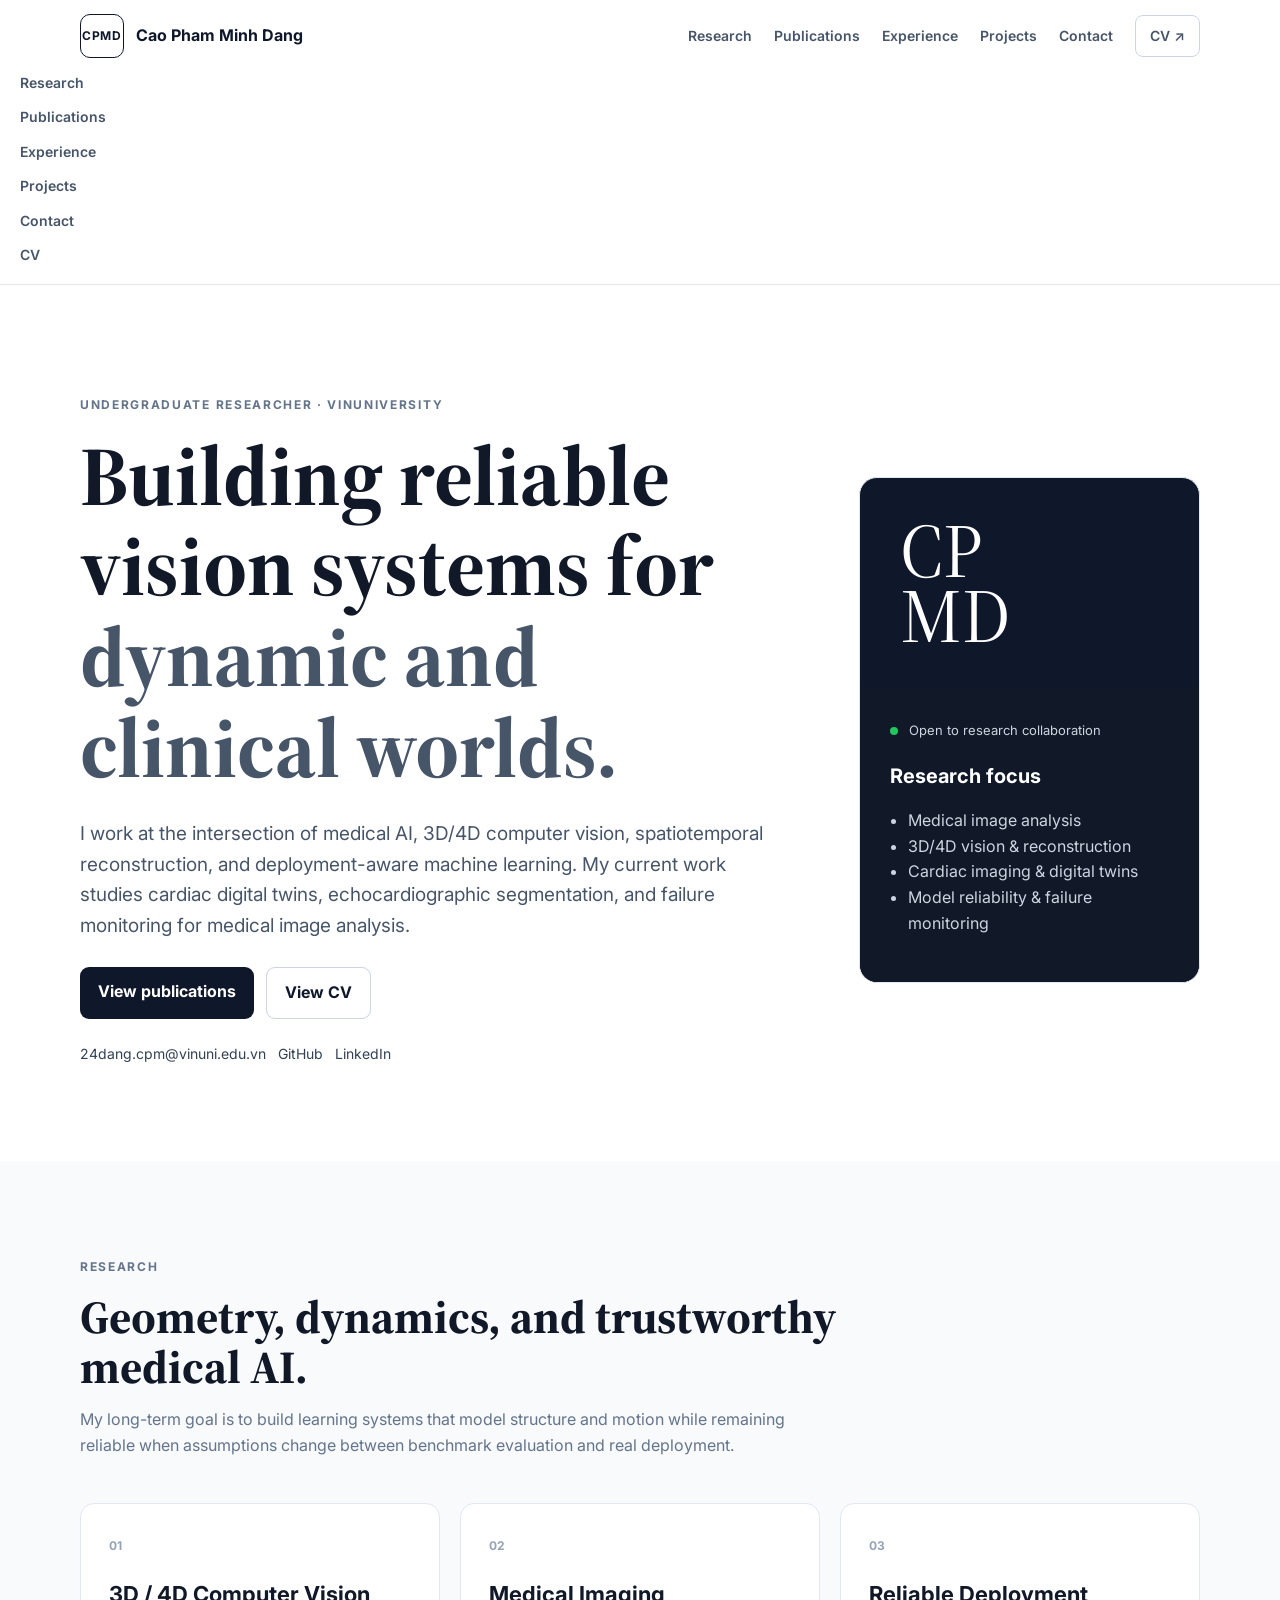
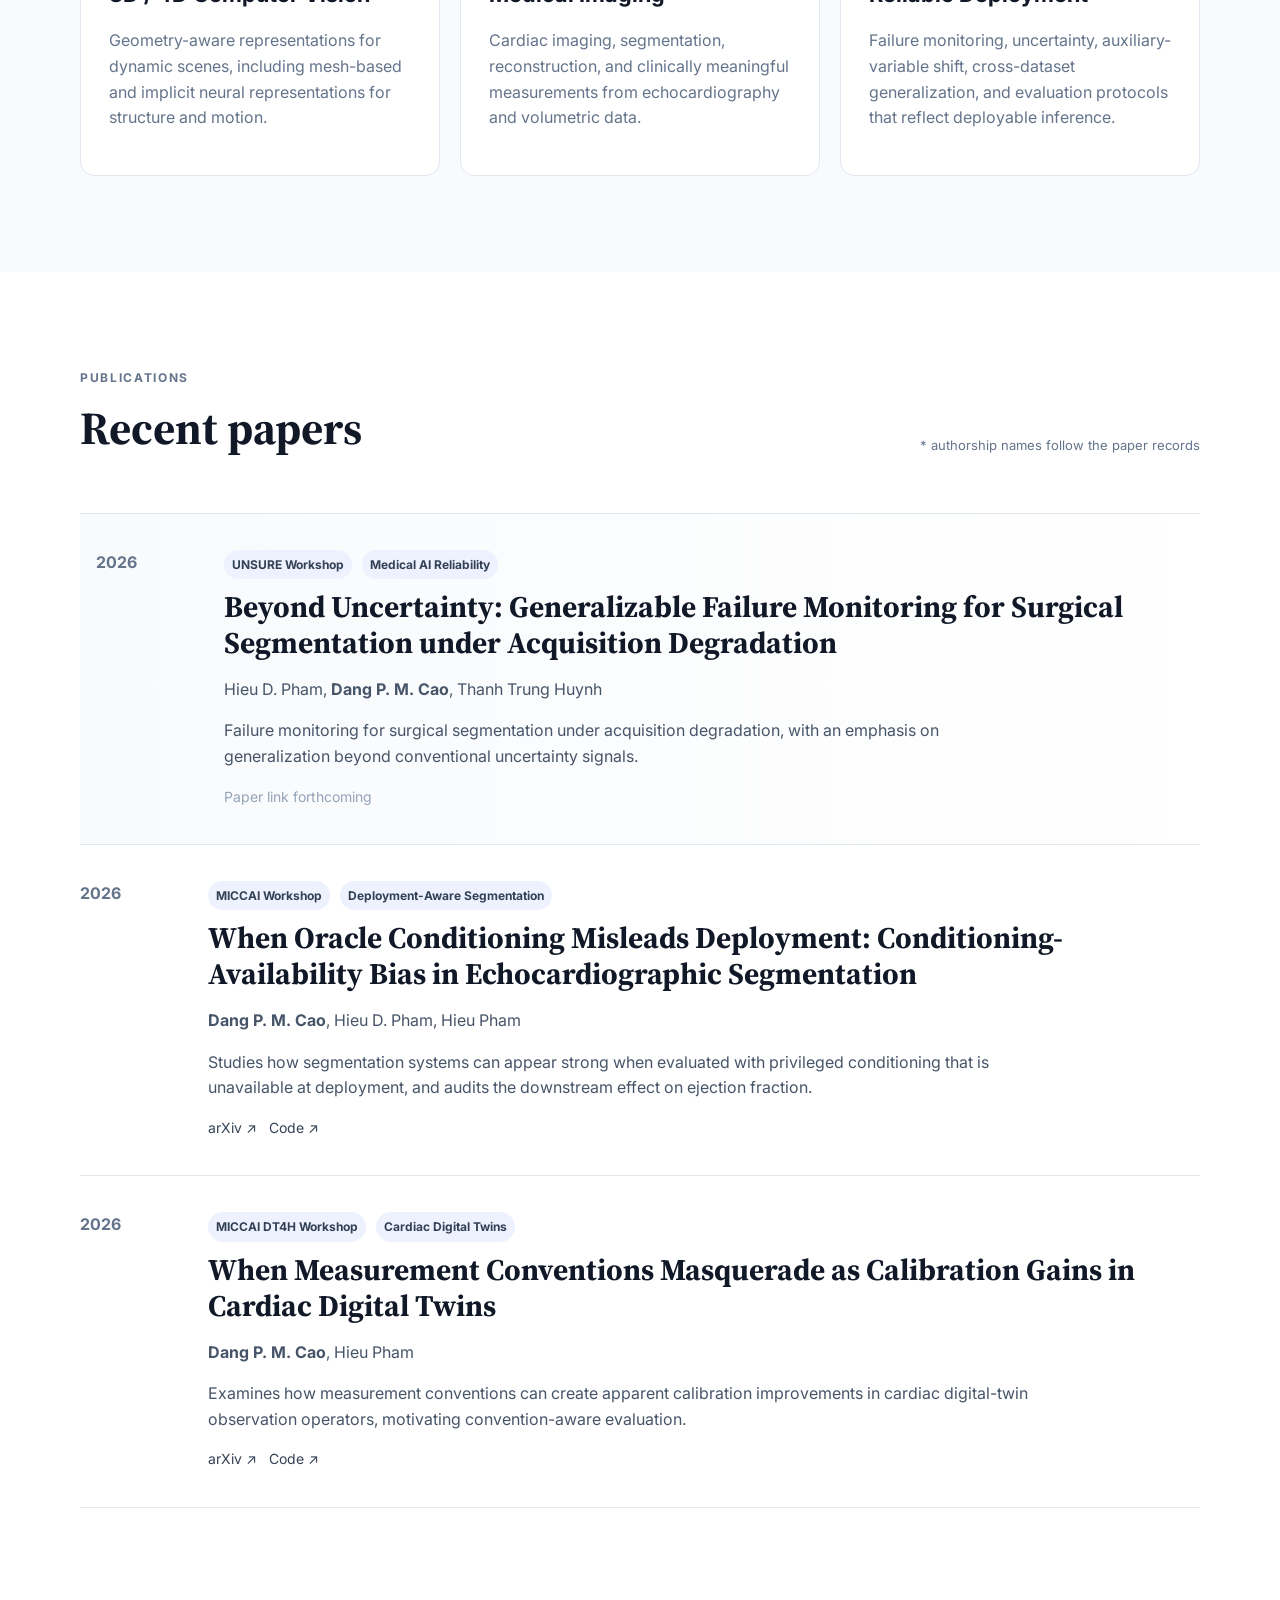
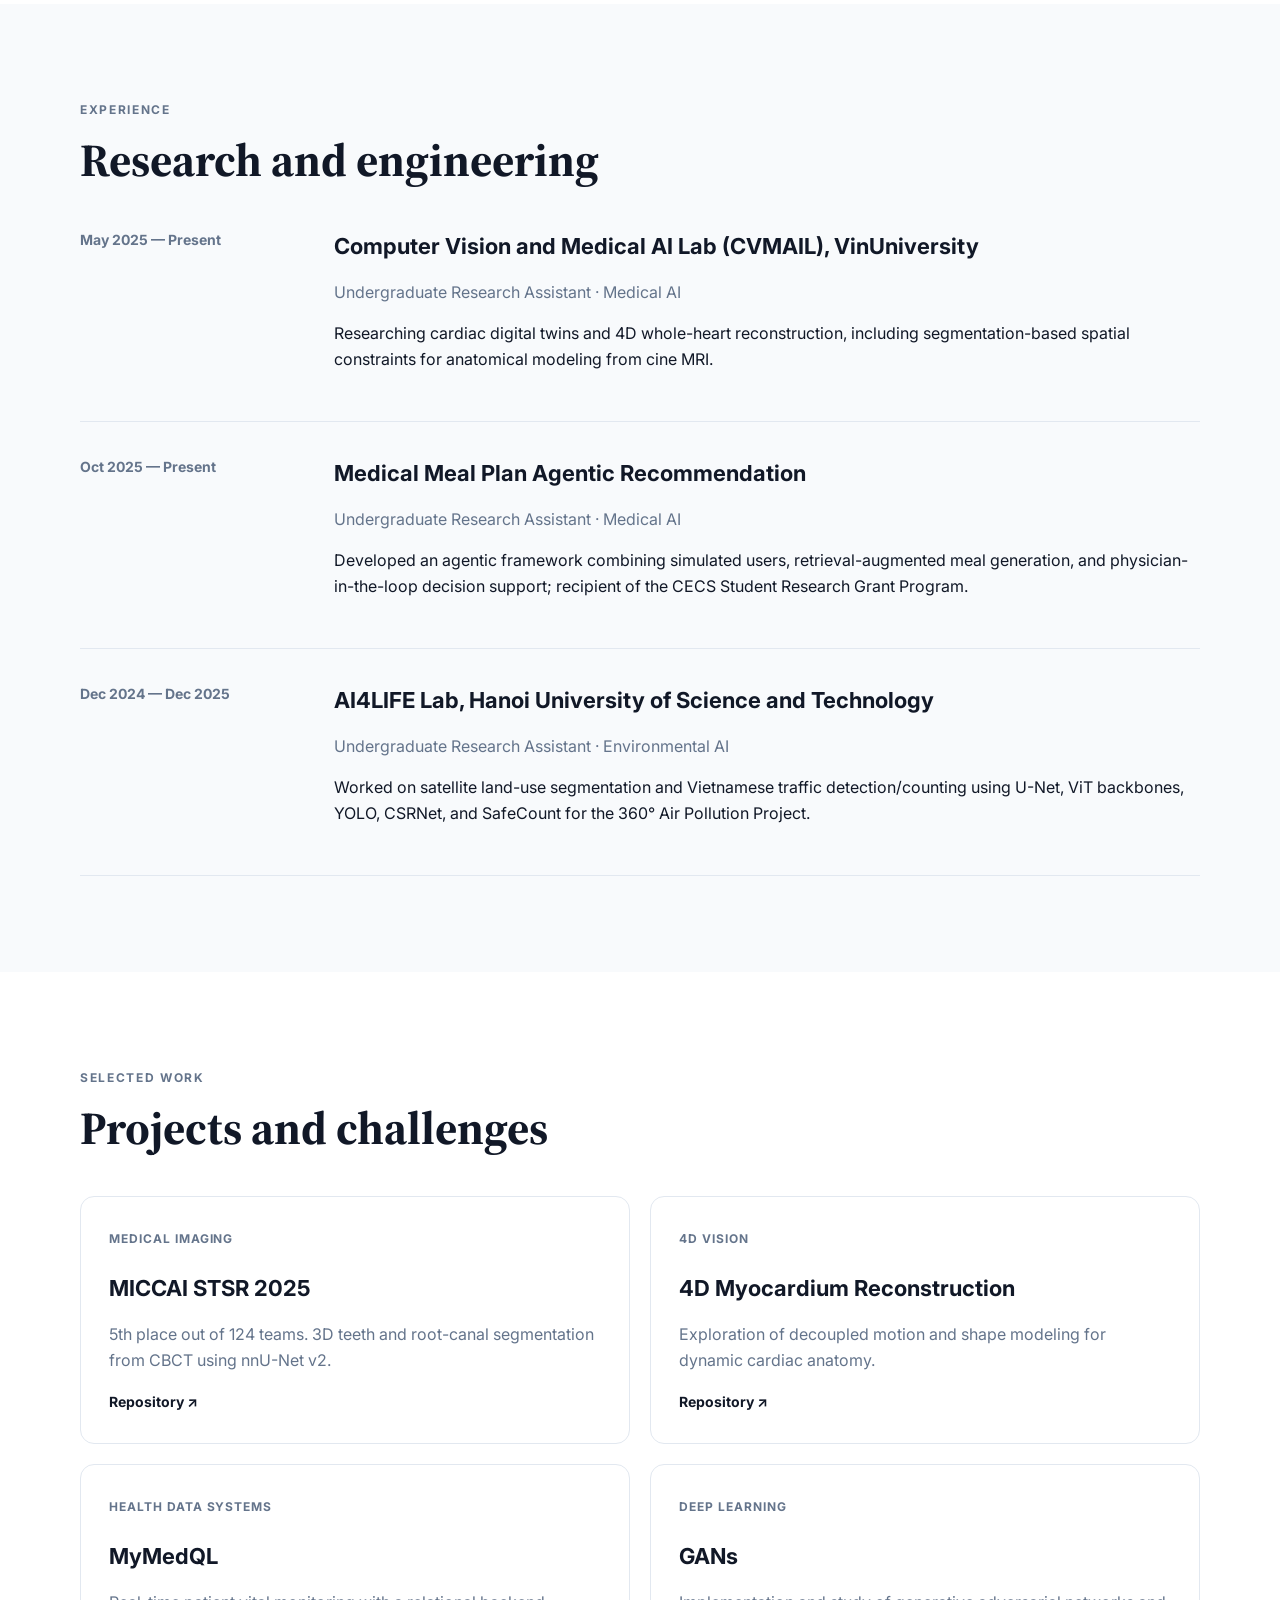
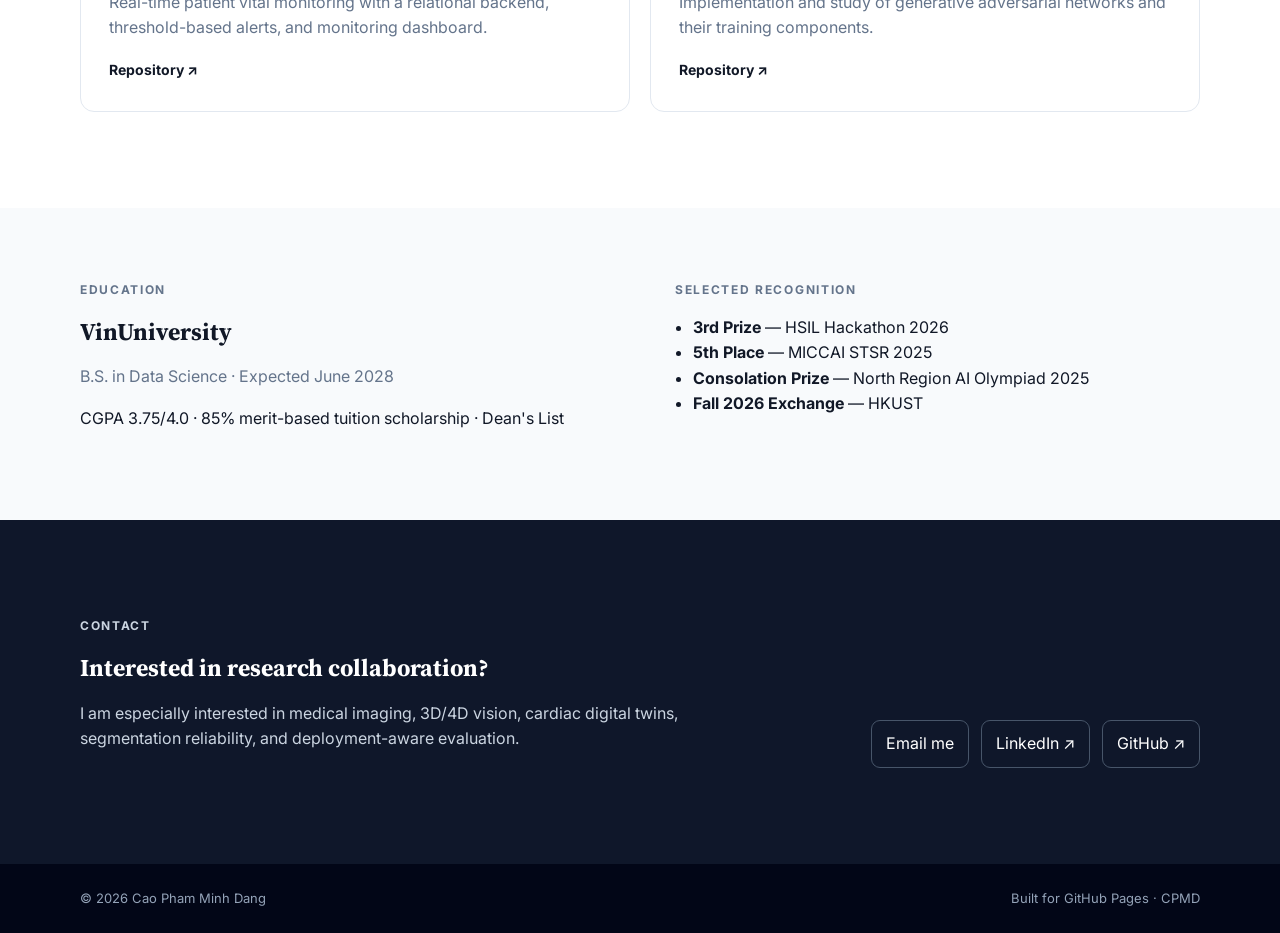
<file: index.html>
<!doctype html>
<html lang="en">
<head>
  <meta charset="utf-8" />
  <meta name="viewport" content="width=device-width, initial-scale=1" />
  <meta name="description" content="Cao Pham Minh Dang — undergraduate researcher in medical AI, 3D/4D computer vision, cardiac imaging, and reliable machine learning." />
  <meta name="theme-color" content="#0b1220" />
  <title>Cao Pham Minh Dang | Research Portfolio</title>
  <link rel="preconnect" href="https://fonts.googleapis.com">
  <link rel="preconnect" href="https://fonts.gstatic.com" crossorigin>
  <link href="https://fonts.googleapis.com/css2?family=Inter:wght@400;500;600;700&family=Source+Serif+4:opsz,wght@8..60,600&display=swap" rel="stylesheet">
  <link rel="stylesheet" href="styles.css" />
</head>
<body>
  <div class="progress" id="progress" aria-hidden="true"></div>
  <header class="site-header">
    <div class="container nav-wrap">
      <a class="brand" href="#top" aria-label="Cao Pham Minh Dang home">
        <span class="brand-mark">CPMD</span>
        <span class="brand-name">Cao Pham Minh Dang</span>
      </a>
      <nav class="nav" aria-label="Primary navigation">
        <a href="#research">Research</a>
        <a href="#publications">Publications</a>
        <a href="#experience">Experience</a>
        <a href="#projects">Projects</a>
        <a href="#contact">Contact</a>
        <a class="nav-cv" href="cv.html">CV ↗</a>
      </nav>
      <button class="menu-button" id="menuButton" aria-expanded="false" aria-controls="mobileNav">Menu</button>
    </div>
    <div class="mobile-nav" id="mobileNav" hidden>
      <a href="#research">Research</a><a href="#publications">Publications</a><a href="#experience">Experience</a><a href="#projects">Projects</a><a href="#contact">Contact</a><a href="cv.html">CV</a>
    </div>
  </header>

  <main id="top">
    <section class="hero section-pad">
      <div class="container hero-grid">
        <div>
          <p class="eyebrow">UNDERGRADUATE RESEARCHER · VINUNIVERSITY</p>
          <h1>Building reliable vision systems for <span>dynamic and clinical worlds.</span></h1>
          <p class="hero-copy">I work at the intersection of medical AI, 3D/4D computer vision, spatiotemporal reconstruction, and deployment-aware machine learning. My current work studies cardiac digital twins, echocardiographic segmentation, and failure monitoring for medical image analysis.</p>
          <div class="hero-actions">
            <a class="button primary" href="#publications">View publications</a>
            <a class="button secondary" href="cv.html">View CV</a>
          </div>
          <div class="social-row">
            <a href="mailto:24dang.cpm@vinuni.edu.vn">24dang.cpm@vinuni.edu.vn</a>
            <a href="https://github.com/minhdang050806" target="_blank" rel="noopener">GitHub</a>
            <a href="https://www.linkedin.com/in/cphmdang/" target="_blank" rel="noopener">LinkedIn</a>
          </div>
        </div>
        <aside class="hero-card" aria-label="Research profile summary">
          <div class="monogram">CP<br>MD</div>
          <div class="hero-card-copy">
            <span class="status"><i></i> Open to research collaboration</span>
            <h2>Research focus</h2>
            <ul>
              <li>Medical image analysis</li>
              <li>3D/4D vision & reconstruction</li>
              <li>Cardiac imaging & digital twins</li>
              <li>Model reliability & failure monitoring</li>
            </ul>
          </div>
        </aside>
      </div>
    </section>

    <section class="section-pad muted" id="research">
      <div class="container">
        <div class="section-heading">
          <p class="eyebrow">RESEARCH</p>
          <h2>Geometry, dynamics, and trustworthy medical AI.</h2>
          <p>My long-term goal is to build learning systems that model structure and motion while remaining reliable when assumptions change between benchmark evaluation and real deployment.</p>
        </div>
        <div class="research-grid">
          <article class="research-card"><span class="card-index">01</span><h3>3D / 4D Computer Vision</h3><p>Geometry-aware representations for dynamic scenes, including mesh-based and implicit neural representations for structure and motion.</p></article>
          <article class="research-card"><span class="card-index">02</span><h3>Medical Imaging</h3><p>Cardiac imaging, segmentation, reconstruction, and clinically meaningful measurements from echocardiography and volumetric data.</p></article>
          <article class="research-card"><span class="card-index">03</span><h3>Reliable Deployment</h3><p>Failure monitoring, uncertainty, auxiliary-variable shift, cross-dataset generalization, and evaluation protocols that reflect deployable inference.</p></article>
        </div>
      </div>
    </section>

    <section class="section-pad" id="publications">
      <div class="container">
        <div class="section-heading row-heading"><div><p class="eyebrow">PUBLICATIONS</p><h2>Recent papers</h2></div><p class="publication-note">* authorship names follow the paper records</p></div>
        <div class="pub-list">
          <article class="pub featured"><div class="pub-year">2026</div><div class="pub-body"><div class="pub-meta"><span>UNSURE Workshop</span><span>Medical AI Reliability</span></div><h3>Beyond Uncertainty: Generalizable Failure Monitoring for Surgical Segmentation under Acquisition Degradation</h3><p class="authors">Hieu D. Pham, <strong>Dang P. M. Cao</strong>, Thanh Trung Huynh</p><p class="pub-desc">Failure monitoring for surgical segmentation under acquisition degradation, with an emphasis on generalization beyond conventional uncertainty signals.</p><div class="pub-links"><span class="coming">Paper link forthcoming</span></div></div></article>
          <article class="pub"><div class="pub-year">2026</div><div class="pub-body"><div class="pub-meta"><span>MICCAI Workshop</span><span>Deployment-Aware Segmentation</span></div><h3>When Oracle Conditioning Misleads Deployment: Conditioning-Availability Bias in Echocardiographic Segmentation</h3><p class="authors"><strong>Dang P. M. Cao</strong>, Hieu D. Pham, Hieu Pham</p><p class="pub-desc">Studies how segmentation systems can appear strong when evaluated with privileged conditioning that is unavailable at deployment, and audits the downstream effect on ejection fraction.</p><div class="pub-links"><a href="https://arxiv.org/abs/2608.03342" target="_blank" rel="noopener">arXiv ↗</a><a href="https://github.com/minhdang050806/Oracle-Conditioning-Bias-in-Echocardiographic-Segmentation" target="_blank" rel="noopener">Code ↗</a></div></div></article>
          <article class="pub"><div class="pub-year">2026</div><div class="pub-body"><div class="pub-meta"><span>MICCAI DT4H Workshop</span><span>Cardiac Digital Twins</span></div><h3>When Measurement Conventions Masquerade as Calibration Gains in Cardiac Digital Twins</h3><p class="authors"><strong>Dang P. M. Cao</strong>, Hieu Pham</p><p class="pub-desc">Examines how measurement conventions can create apparent calibration improvements in cardiac digital-twin observation operators, motivating convention-aware evaluation.</p><div class="pub-links"><a href="https://arxiv.org/abs/2608.01602" target="_blank" rel="noopener">arXiv ↗</a><a href="https://github.com/minhdang050806/Ejection-Fraction-Bias-in-Cardiac-Digital-Twin" target="_blank" rel="noopener">Code ↗</a></div></div></article>
        </div>
      </div>
    </section>

    <section class="section-pad muted" id="experience"><div class="container"><div class="section-heading"><p class="eyebrow">EXPERIENCE</p><h2>Research and engineering</h2></div><div class="timeline">
      <article class="timeline-item"><div class="timeline-date">May 2025 — Present</div><div><h3>Computer Vision and Medical AI Lab (CVMAIL), VinUniversity</h3><p class="role">Undergraduate Research Assistant · Medical AI</p><p>Researching cardiac digital twins and 4D whole-heart reconstruction, including segmentation-based spatial constraints for anatomical modeling from cine MRI.</p></div></article>
      <article class="timeline-item"><div class="timeline-date">Oct 2025 — Present</div><div><h3>Medical Meal Plan Agentic Recommendation</h3><p class="role">Undergraduate Research Assistant · Medical AI</p><p>Developed an agentic framework combining simulated users, retrieval-augmented meal generation, and physician-in-the-loop decision support; recipient of the CECS Student Research Grant Program.</p></div></article>
      <article class="timeline-item"><div class="timeline-date">Dec 2024 — Dec 2025</div><div><h3>AI4LIFE Lab, Hanoi University of Science and Technology</h3><p class="role">Undergraduate Research Assistant · Environmental AI</p><p>Worked on satellite land-use segmentation and Vietnamese traffic detection/counting using U-Net, ViT backbones, YOLO, CSRNet, and SafeCount for the 360° Air Pollution Project.</p></div></article>
    </div></div></section>

    <section class="section-pad" id="projects"><div class="container"><div class="section-heading"><p class="eyebrow">SELECTED WORK</p><h2>Projects and challenges</h2></div><div class="project-grid">
      <a class="project-card" href="https://github.com/minhdang050806/MICCAI-2025-Tooth-Segmentation-Challenge" target="_blank" rel="noopener"><span>Medical Imaging</span><h3>MICCAI STSR 2025</h3><p>5th place out of 124 teams. 3D teeth and root-canal segmentation from CBCT using nnU-Net v2.</p><b>Repository ↗</b></a>
      <a class="project-card" href="https://github.com/minhdang050806/4D-Myocardium-Reconstruction-with-Decoupled-Motion-and-Shape-Model" target="_blank" rel="noopener"><span>4D Vision</span><h3>4D Myocardium Reconstruction</h3><p>Exploration of decoupled motion and shape modeling for dynamic cardiac anatomy.</p><b>Repository ↗</b></a>
      <a class="project-card" href="https://github.com/minhdang050806/MyMedQL" target="_blank" rel="noopener"><span>Health Data Systems</span><h3>MyMedQL</h3><p>Real-time patient vital monitoring with a relational backend, threshold-based alerts, and monitoring dashboard.</p><b>Repository ↗</b></a>
      <a class="project-card" href="https://github.com/minhdang050806/GANs" target="_blank" rel="noopener"><span>Deep Learning</span><h3>GANs</h3><p>Implementation and study of generative adversarial networks and their training components.</p><b>Repository ↗</b></a>
    </div></div></section>

    <section class="section-pad compact muted"><div class="container split-section"><div><p class="eyebrow">EDUCATION</p><h2>VinUniversity</h2><p class="role">B.S. in Data Science · Expected June 2028</p><p>CGPA 3.75/4.0 · 85% merit-based tuition scholarship · Dean's List</p></div><div><p class="eyebrow">SELECTED RECOGNITION</p><ul class="clean-list"><li><strong>3rd Prize</strong> — HSIL Hackathon 2026</li><li><strong>5th Place</strong> — MICCAI STSR 2025</li><li><strong>Consolation Prize</strong> — North Region AI Olympiad 2025</li><li><strong>Fall 2026 Exchange</strong> — HKUST</li></ul></div></div></section>

    <section class="section-pad contact" id="contact"><div class="container contact-card"><div><p class="eyebrow">CONTACT</p><h2>Interested in research collaboration?</h2><p>I am especially interested in medical imaging, 3D/4D vision, cardiac digital twins, segmentation reliability, and deployment-aware evaluation.</p></div><div class="contact-links"><a href="mailto:24dang.cpm@vinuni.edu.vn">Email me</a><a href="https://www.linkedin.com/in/cphmdang/" target="_blank" rel="noopener">LinkedIn ↗</a><a href="https://github.com/minhdang050806" target="_blank" rel="noopener">GitHub ↗</a></div></div></section>
  </main>
  <footer><div class="container footer-wrap"><span>© <span id="year"></span> Cao Pham Minh Dang</span><span>Built for GitHub Pages · CPMD</span></div></footer>
  <script src="script.js"></script>
</body>
</html>
</file>
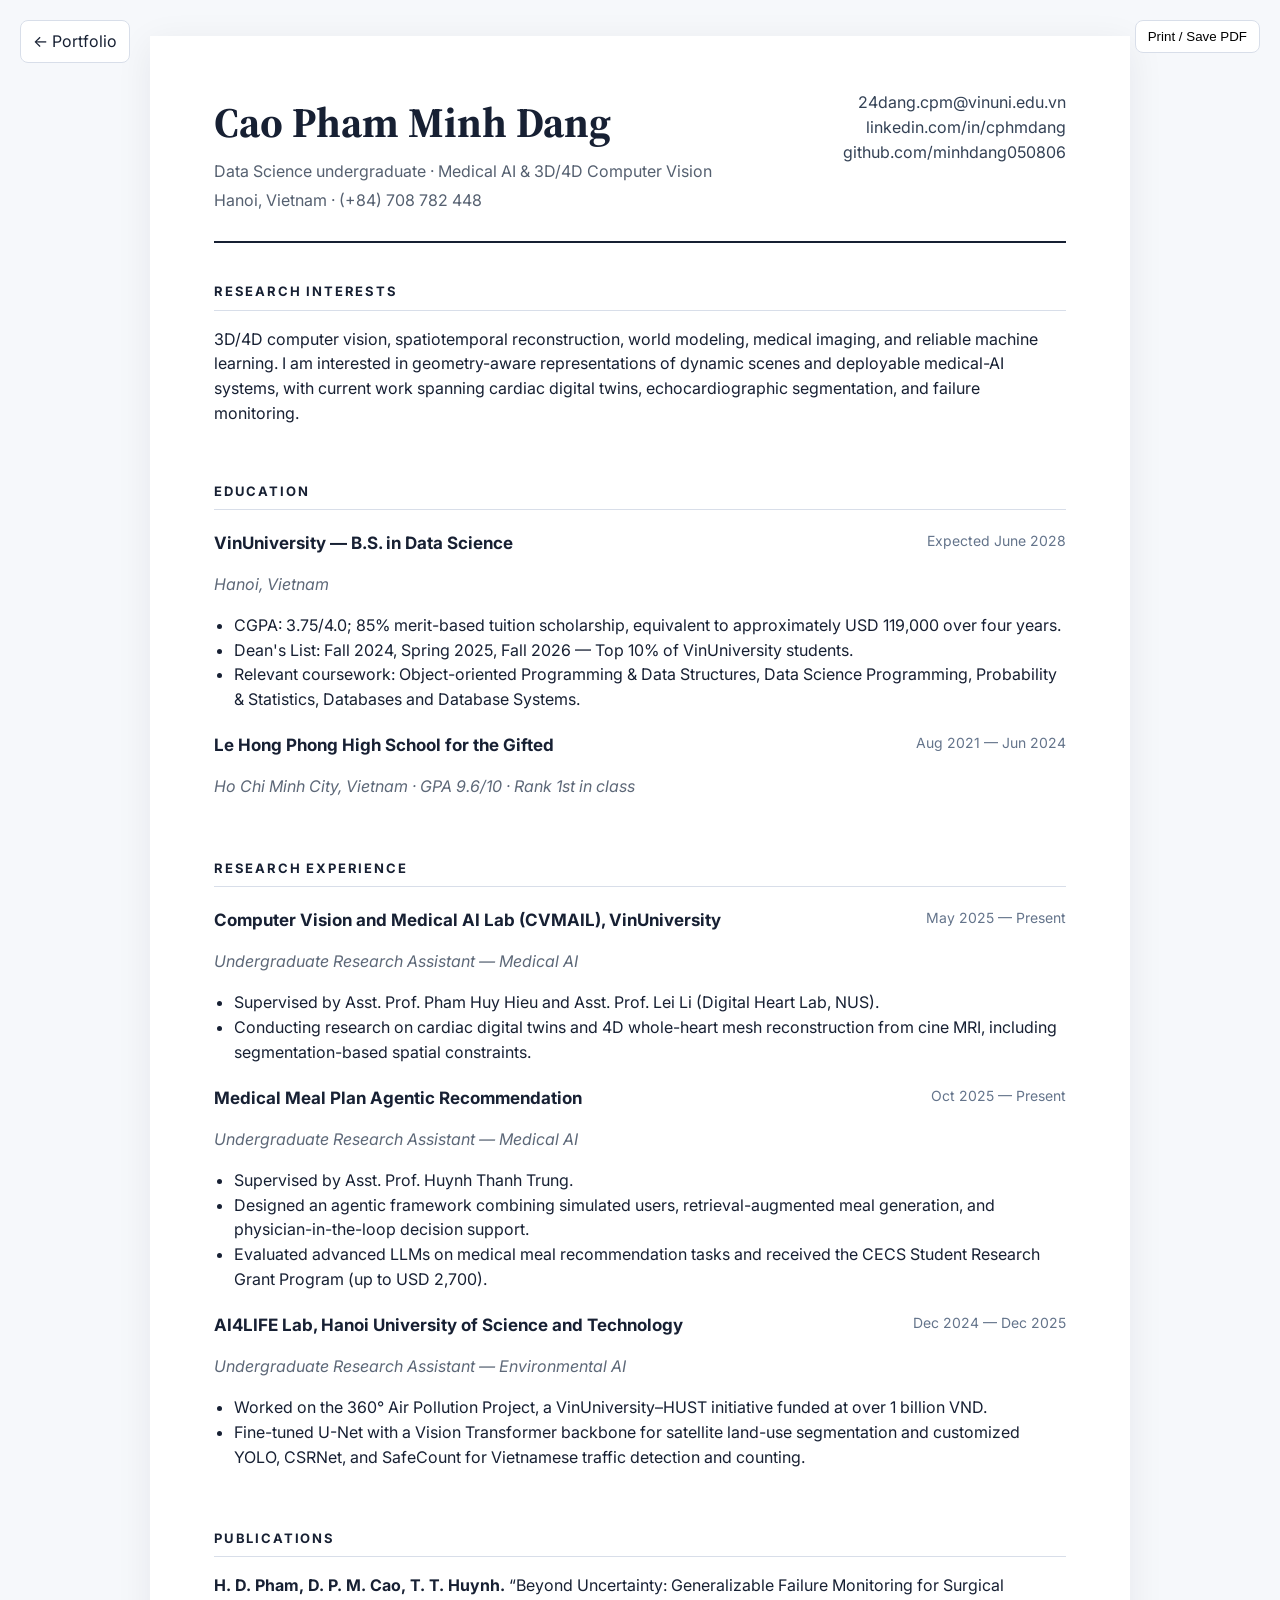
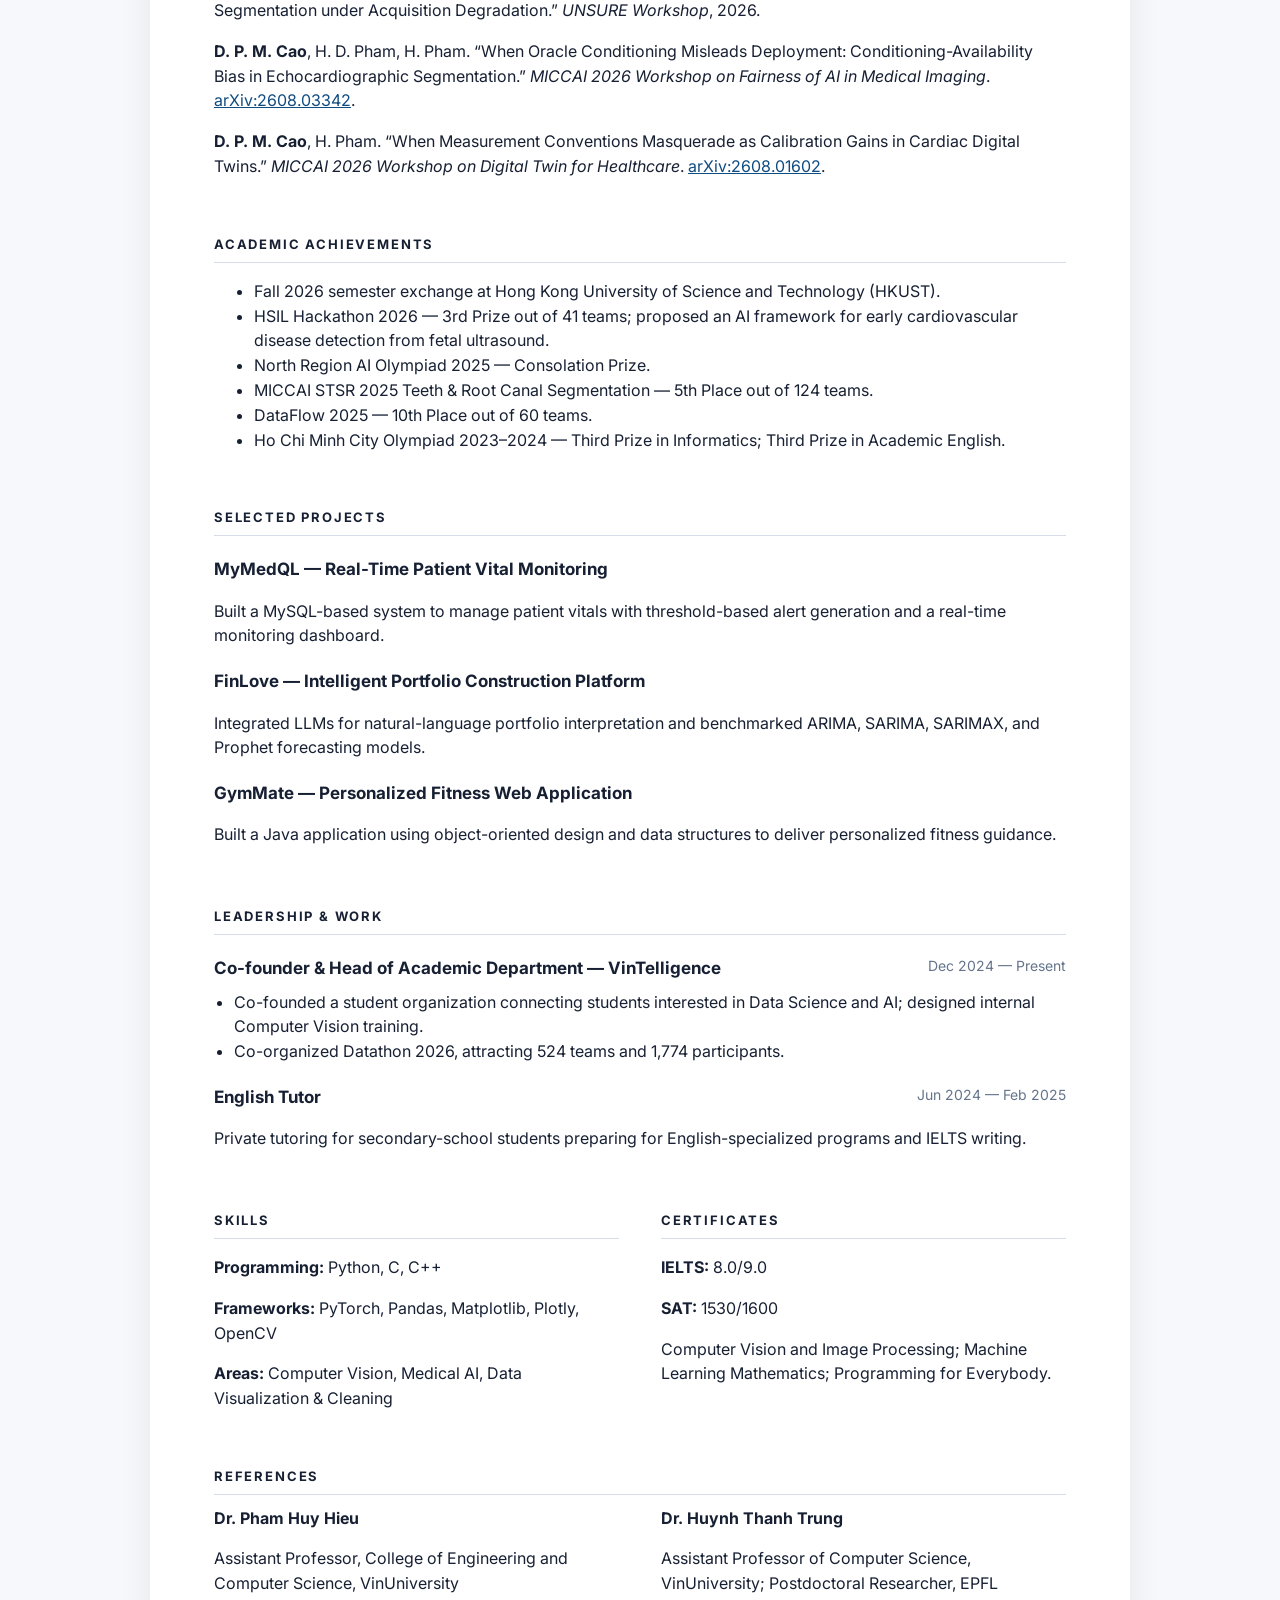
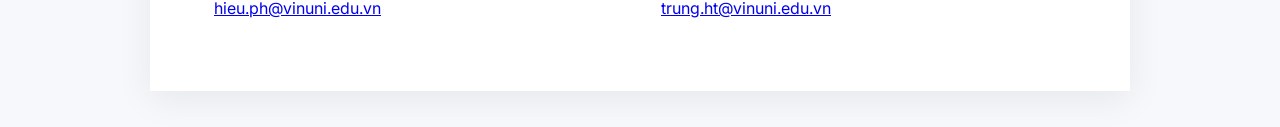
<file: cv.html>
<!doctype html>
<html lang="en">
<head>
<meta charset="utf-8"><meta name="viewport" content="width=device-width,initial-scale=1">
<title>CV | Cao Pham Minh Dang</title>
<link rel="preconnect" href="https://fonts.googleapis.com"><link rel="preconnect" href="https://fonts.gstatic.com" crossorigin><link href="https://fonts.googleapis.com/css2?family=Inter:wght@400;500;600;700&family=Source+Serif+4:opsz,wght@8..60,600&display=swap" rel="stylesheet">
<style>
*{box-sizing:border-box}body{margin:0;font-family:Inter,system-ui,sans-serif;color:#172033;background:#f6f8fb;line-height:1.55}.page{max-width:980px;margin:36px auto;background:white;padding:54px 64px;box-shadow:0 8px 35px #0f172a12}.top{display:flex;justify-content:space-between;gap:30px;border-bottom:2px solid #172033;padding-bottom:24px}.top h1{font-family:"Source Serif 4",serif;font-size:42px;margin:0}.top p{margin:4px 0;color:#556070}.links{text-align:right}.links a{display:block;color:#334155;text-decoration:none}.section{padding-top:28px}.section h2{font-size:13px;letter-spacing:.14em;text-transform:uppercase;border-bottom:1px solid #d8dee9;padding-bottom:8px}.item{margin:20px 0}.item-head{display:flex;justify-content:space-between;gap:24px}.item h3{font-size:17px;margin:0}.sub{font-style:italic;color:#5d6878}.date{white-space:nowrap;color:#64748b;font-size:14px}.item ul{margin:8px 0;padding-left:20px}.pub{margin:16px 0}.pub a{color:#0f4c81}.two{display:grid;grid-template-columns:1fr 1fr;gap:42px}.back{position:fixed;left:20px;top:20px;text-decoration:none;color:#172033;background:white;border:1px solid #d8dee9;padding:8px 12px;border-radius:8px}.print{position:fixed;right:20px;top:20px;border:1px solid #d8dee9;background:white;padding:8px 12px;border-radius:8px;cursor:pointer}@media(max-width:760px){.page{margin:0;padding:68px 22px 40px;box-shadow:none}.top,.item-head{display:block}.links{text-align:left;margin-top:15px}.two{grid-template-columns:1fr}.date{margin-top:4px}.back,.print{top:10px}}@media print{body{background:white}.page{margin:0;max-width:none;padding:20px 30px;box-shadow:none}.back,.print{display:none}.section{break-inside:avoid}}
</style>
</head>
<body>
<a class="back" href="index.html">← Portfolio</a><button class="print" onclick="window.print()">Print / Save PDF</button>
<main class="page">
<header class="top"><div><h1>Cao Pham Minh Dang</h1><p>Data Science undergraduate · Medical AI & 3D/4D Computer Vision</p><p>Hanoi, Vietnam · (+84) 708 782 448</p></div><div class="links"><a href="mailto:24dang.cpm@vinuni.edu.vn">24dang.cpm@vinuni.edu.vn</a><a href="https://www.linkedin.com/in/cphmdang/">linkedin.com/in/cphmdang</a><a href="https://github.com/minhdang050806">github.com/minhdang050806</a></div></header>
<section class="section"><h2>Research Interests</h2><p>3D/4D computer vision, spatiotemporal reconstruction, world modeling, medical imaging, and reliable machine learning. I am interested in geometry-aware representations of dynamic scenes and deployable medical-AI systems, with current work spanning cardiac digital twins, echocardiographic segmentation, and failure monitoring.</p></section>
<section class="section"><h2>Education</h2><div class="item"><div class="item-head"><h3>VinUniversity — B.S. in Data Science</h3><span class="date">Expected June 2028</span></div><p class="sub">Hanoi, Vietnam</p><ul><li>CGPA: 3.75/4.0; 85% merit-based tuition scholarship, equivalent to approximately USD 119,000 over four years.</li><li>Dean's List: Fall 2024, Spring 2025, Fall 2026 — Top 10% of VinUniversity students.</li><li>Relevant coursework: Object-oriented Programming & Data Structures, Data Science Programming, Probability & Statistics, Databases and Database Systems.</li></ul></div><div class="item"><div class="item-head"><h3>Le Hong Phong High School for the Gifted</h3><span class="date">Aug 2021 — Jun 2024</span></div><p class="sub">Ho Chi Minh City, Vietnam · GPA 9.6/10 · Rank 1st in class</p></div></section>
<section class="section"><h2>Research Experience</h2><div class="item"><div class="item-head"><h3>Computer Vision and Medical AI Lab (CVMAIL), VinUniversity</h3><span class="date">May 2025 — Present</span></div><p class="sub">Undergraduate Research Assistant — Medical AI</p><ul><li>Supervised by Asst. Prof. Pham Huy Hieu and Asst. Prof. Lei Li (Digital Heart Lab, NUS).</li><li>Conducting research on cardiac digital twins and 4D whole-heart mesh reconstruction from cine MRI, including segmentation-based spatial constraints.</li></ul></div><div class="item"><div class="item-head"><h3>Medical Meal Plan Agentic Recommendation</h3><span class="date">Oct 2025 — Present</span></div><p class="sub">Undergraduate Research Assistant — Medical AI</p><ul><li>Supervised by Asst. Prof. Huynh Thanh Trung.</li><li>Designed an agentic framework combining simulated users, retrieval-augmented meal generation, and physician-in-the-loop decision support.</li><li>Evaluated advanced LLMs on medical meal recommendation tasks and received the CECS Student Research Grant Program (up to USD 2,700).</li></ul></div><div class="item"><div class="item-head"><h3>AI4LIFE Lab, Hanoi University of Science and Technology</h3><span class="date">Dec 2024 — Dec 2025</span></div><p class="sub">Undergraduate Research Assistant — Environmental AI</p><ul><li>Worked on the 360° Air Pollution Project, a VinUniversity–HUST initiative funded at over 1 billion VND.</li><li>Fine-tuned U-Net with a Vision Transformer backbone for satellite land-use segmentation and customized YOLO, CSRNet, and SafeCount for Vietnamese traffic detection and counting.</li></ul></div></section>
<section class="section"><h2>Publications</h2><div class="pub"><strong>H. D. Pham, D. P. M. Cao, T. T. Huynh.</strong> “Beyond Uncertainty: Generalizable Failure Monitoring for Surgical Segmentation under Acquisition Degradation.” <em>UNSURE Workshop</em>, 2026.</div><div class="pub"><strong>D. P. M. Cao</strong>, H. D. Pham, H. Pham. “When Oracle Conditioning Misleads Deployment: Conditioning-Availability Bias in Echocardiographic Segmentation.” <em>MICCAI 2026 Workshop on Fairness of AI in Medical Imaging</em>. <a href="https://arxiv.org/abs/2608.03342">arXiv:2608.03342</a>.</div><div class="pub"><strong>D. P. M. Cao</strong>, H. Pham. “When Measurement Conventions Masquerade as Calibration Gains in Cardiac Digital Twins.” <em>MICCAI 2026 Workshop on Digital Twin for Healthcare</em>. <a href="https://arxiv.org/abs/2608.01602">arXiv:2608.01602</a>.</div></section>
<section class="section"><h2>Academic Achievements</h2><ul><li>Fall 2026 semester exchange at Hong Kong University of Science and Technology (HKUST).</li><li>HSIL Hackathon 2026 — 3rd Prize out of 41 teams; proposed an AI framework for early cardiovascular disease detection from fetal ultrasound.</li><li>North Region AI Olympiad 2025 — Consolation Prize.</li><li>MICCAI STSR 2025 Teeth & Root Canal Segmentation — 5th Place out of 124 teams.</li><li>DataFlow 2025 — 10th Place out of 60 teams.</li><li>Ho Chi Minh City Olympiad 2023–2024 — Third Prize in Informatics; Third Prize in Academic English.</li></ul></section>
<section class="section"><h2>Selected Projects</h2><div class="item"><h3>MyMedQL — Real-Time Patient Vital Monitoring</h3><p>Built a MySQL-based system to manage patient vitals with threshold-based alert generation and a real-time monitoring dashboard.</p></div><div class="item"><h3>FinLove — Intelligent Portfolio Construction Platform</h3><p>Integrated LLMs for natural-language portfolio interpretation and benchmarked ARIMA, SARIMA, SARIMAX, and Prophet forecasting models.</p></div><div class="item"><h3>GymMate — Personalized Fitness Web Application</h3><p>Built a Java application using object-oriented design and data structures to deliver personalized fitness guidance.</p></div></section>
<section class="section"><h2>Leadership & Work</h2><div class="item"><div class="item-head"><h3>Co-founder & Head of Academic Department — VinTelligence</h3><span class="date">Dec 2024 — Present</span></div><ul><li>Co-founded a student organization connecting students interested in Data Science and AI; designed internal Computer Vision training.</li><li>Co-organized Datathon 2026, attracting 524 teams and 1,774 participants.</li></ul></div><div class="item"><div class="item-head"><h3>English Tutor</h3><span class="date">Jun 2024 — Feb 2025</span></div><p>Private tutoring for secondary-school students preparing for English-specialized programs and IELTS writing.</p></div></section>
<section class="section two"><div><h2>Skills</h2><p><strong>Programming:</strong> Python, C, C++</p><p><strong>Frameworks:</strong> PyTorch, Pandas, Matplotlib, Plotly, OpenCV</p><p><strong>Areas:</strong> Computer Vision, Medical AI, Data Visualization & Cleaning</p></div><div><h2>Certificates</h2><p><strong>IELTS:</strong> 8.0/9.0</p><p><strong>SAT:</strong> 1530/1600</p><p>Computer Vision and Image Processing; Machine Learning Mathematics; Programming for Everybody.</p></div></section>
<section class="section"><h2>References</h2><div class="two"><div><strong>Dr. Pham Huy Hieu</strong><p>Assistant Professor, College of Engineering and Computer Science, VinUniversity<br><a href="mailto:hieu.ph@vinuni.edu.vn">hieu.ph@vinuni.edu.vn</a></p></div><div><strong>Dr. Huynh Thanh Trung</strong><p>Assistant Professor of Computer Science, VinUniversity; Postdoctoral Researcher, EPFL<br><a href="mailto:trung.ht@vinuni.edu.vn">trung.ht@vinuni.edu.vn</a></p></div></div></section>
</main></body></html>
</file>
<file: styles.css>
*{box-sizing:border-box}html{scroll-behavior:smooth}body{margin:0;background:#fff;color:#111827;font-family:Inter,system-ui,sans-serif;line-height:1.6}.container{width:min(1120px,calc(100% - 40px));margin:auto}.site-header{position:sticky;top:0;background:rgba(255,255,255,.92);backdrop-filter:blur(12px);border-bottom:1px solid #e5e7eb;z-index:20}.nav-wrap{display:flex;justify-content:space-between;align-items:center;min-height:72px}.brand{display:flex;align-items:center;gap:12px;color:#0f172a;text-decoration:none;font-weight:700}.brand-mark{display:grid;place-items:center;width:44px;height:44px;border:1px solid #0f172a;border-radius:10px;font-size:12px;letter-spacing:.06em}.nav{display:flex;gap:22px;align-items:center}.nav a,.mobile-nav a{color:#475569;text-decoration:none;font-size:14px;font-weight:600}.nav a:hover{color:#0f172a}.nav-cv{padding:9px 14px;border:1px solid #cbd5e1;border-radius:8px}.menu-button{display:none;background:none;border:1px solid #cbd5e1;border-radius:8px;padding:8px 12px}.mobile-nav{padding:0 20px 18px;display:grid;gap:12px}.section-pad{padding:96px 0}.section-pad.compact{padding:72px 0}.muted{background:#f8fafc}.hero{padding-top:110px}.hero-grid{display:grid;grid-template-columns:1.35fr .65fr;gap:70px;align-items:center}.eyebrow{font-size:12px;font-weight:700;letter-spacing:.14em;color:#64748b;margin:0 0 16px}.hero h1,.section-heading h2,.contact h2,.split-section h2{font-family:"Source Serif 4",serif;line-height:1.08}.hero h1{font-size:clamp(48px,7vw,84px);margin:0;max-width:900px}.hero h1 span{color:#475569}.hero-copy{font-size:19px;color:#475569;max-width:760px;margin:26px 0}.hero-actions,.social-row,.pub-links{display:flex;flex-wrap:wrap;gap:12px}.button{display:inline-block;padding:12px 18px;border-radius:9px;text-decoration:none;font-weight:700}.primary{background:#0f172a;color:#fff}.secondary{border:1px solid #cbd5e1;color:#0f172a}.social-row{margin-top:24px}.social-row a,.pub-links a{color:#334155;text-decoration:none;font-size:14px}.hero-card{border:1px solid #e2e8f0;border-radius:18px;overflow:hidden;background:#0f172a;color:#fff}.monogram{font-family:"Source Serif 4",serif;font-size:76px;line-height:.85;padding:40px}.hero-card-copy{background:#111827;padding:30px}.status{font-size:13px;color:#cbd5e1}.status i{display:inline-block;width:8px;height:8px;border-radius:50%;background:#22c55e;margin-right:7px}.hero-card h2{font-size:20px}.hero-card ul{padding-left:18px;color:#cbd5e1}.section-heading{max-width:760px;margin-bottom:44px}.section-heading h2{font-size:46px;margin:0 0 16px}.section-heading p:last-child{color:#64748b}.row-heading{display:flex;justify-content:space-between;gap:30px;max-width:none;align-items:end}.publication-note{font-size:13px}.research-grid,.project-grid{display:grid;grid-template-columns:repeat(3,1fr);gap:20px}.research-card,.project-card{border:1px solid #e2e8f0;border-radius:14px;padding:28px;background:#fff}.card-index{font-size:12px;color:#94a3b8;font-weight:700}.research-card h3,.project-card h3{font-size:22px;margin:20px 0 10px}.research-card p,.project-card p{color:#64748b}.project-card{text-decoration:none;color:inherit;transition:.2s ease}.project-card:hover{transform:translateY(-3px);box-shadow:0 10px 30px rgba(15,23,42,.08)}.project-card span{font-size:12px;font-weight:700;color:#64748b;text-transform:uppercase;letter-spacing:.08em}.project-card b{font-size:14px}.pub-list{border-top:1px solid #e2e8f0}.pub{display:grid;grid-template-columns:100px 1fr;gap:28px;padding:36px 0;border-bottom:1px solid #e2e8f0}.pub-year{font-weight:700;color:#64748b}.pub h3{font-family:"Source Serif 4",serif;font-size:30px;line-height:1.2;margin:10px 0}.pub-meta{display:flex;gap:10px;flex-wrap:wrap}.pub-meta span{font-size:12px;padding:5px 8px;border-radius:999px;background:#eef2ff;color:#334155;font-weight:700}.authors,.pub-desc{color:#475569}.pub-desc{max-width:820px}.featured{background:linear-gradient(90deg,#f8fafc,transparent);padding-left:16px;padding-right:16px}.coming{font-size:14px;color:#94a3b8}.timeline{display:grid;gap:34px}.timeline-item{display:grid;grid-template-columns:220px 1fr;gap:34px;padding-bottom:32px;border-bottom:1px solid #e2e8f0}.timeline-date{font-size:14px;color:#64748b;font-weight:700}.timeline-item h3{margin:0;font-size:22px}.role{color:#64748b}.project-grid{grid-template-columns:repeat(2,1fr)}.split-section{display:grid;grid-template-columns:1fr 1fr;gap:70px}.clean-list{padding-left:18px}.contact{background:#0f172a;color:#fff}.contact-card{display:grid;grid-template-columns:1.2fr .8fr;gap:60px;align-items:end}.contact p{color:#cbd5e1}.contact-links{display:flex;flex-wrap:wrap;gap:12px;justify-content:flex-end}.contact-links a{color:#fff;text-decoration:none;border:1px solid #475569;border-radius:9px;padding:10px 14px}footer{background:#020617;color:#94a3b8;padding:24px 0;font-size:13px}.footer-wrap{display:flex;justify-content:space-between;gap:20px}.progress{position:fixed;top:0;left:0;height:3px;background:#0f172a;width:0;z-index:50}@media(max-width:900px){.nav{display:none}.menu-button{display:block}.hero-grid,.contact-card,.split-section{grid-template-columns:1fr}.hero-card{max-width:520px}.research-grid{grid-template-columns:1fr}.project-grid{grid-template-columns:1fr}.timeline-item{grid-template-columns:1fr;gap:8px}.row-heading{display:block}.contact-links{justify-content:flex-start}}@media(max-width:640px){.container{width:min(100% - 28px,1120px)}.section-pad{padding:72px 0}.hero{padding-top:84px}.hero h1{font-size:48px}.section-heading h2{font-size:38px}.pub{grid-template-columns:1fr;gap:8px}.pub h3{font-size:25px}.brand-name{display:none}.footer-wrap{flex-direction:column}.monogram{font-size:58px}}
</file>
